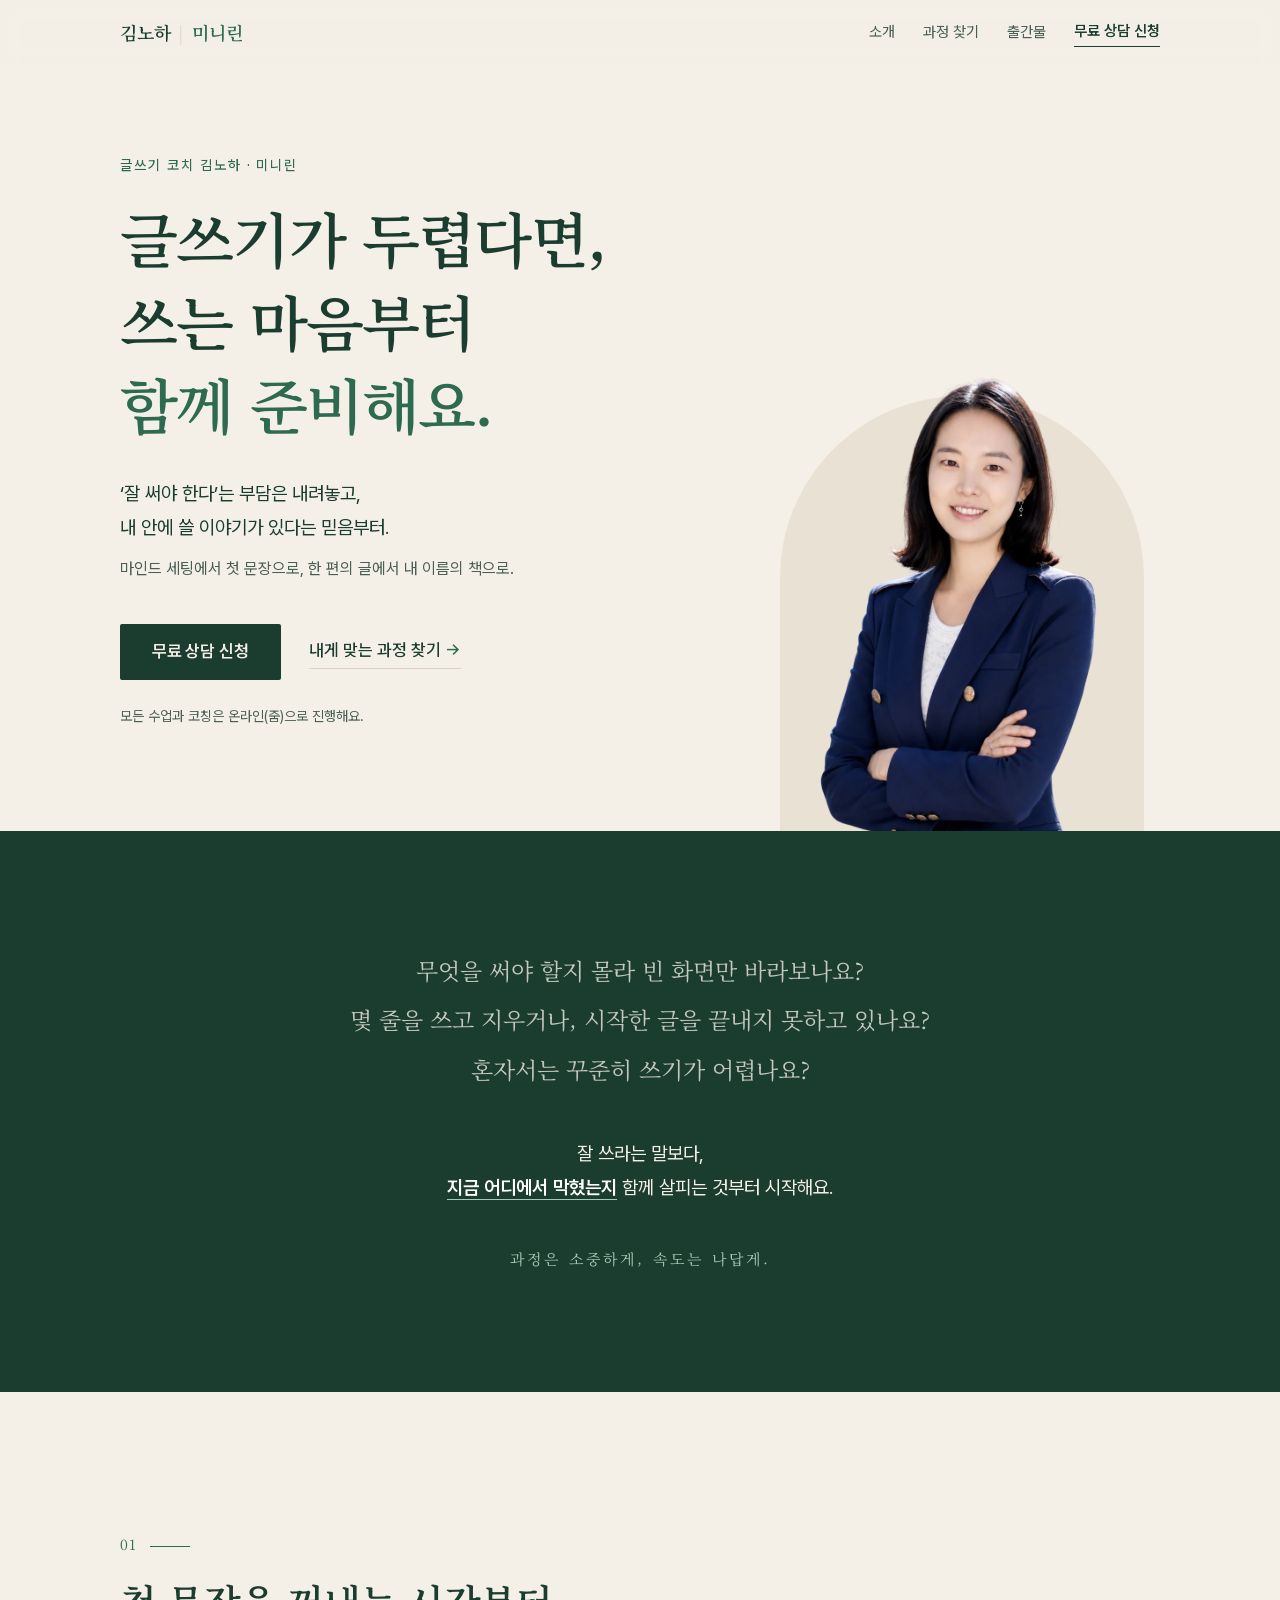
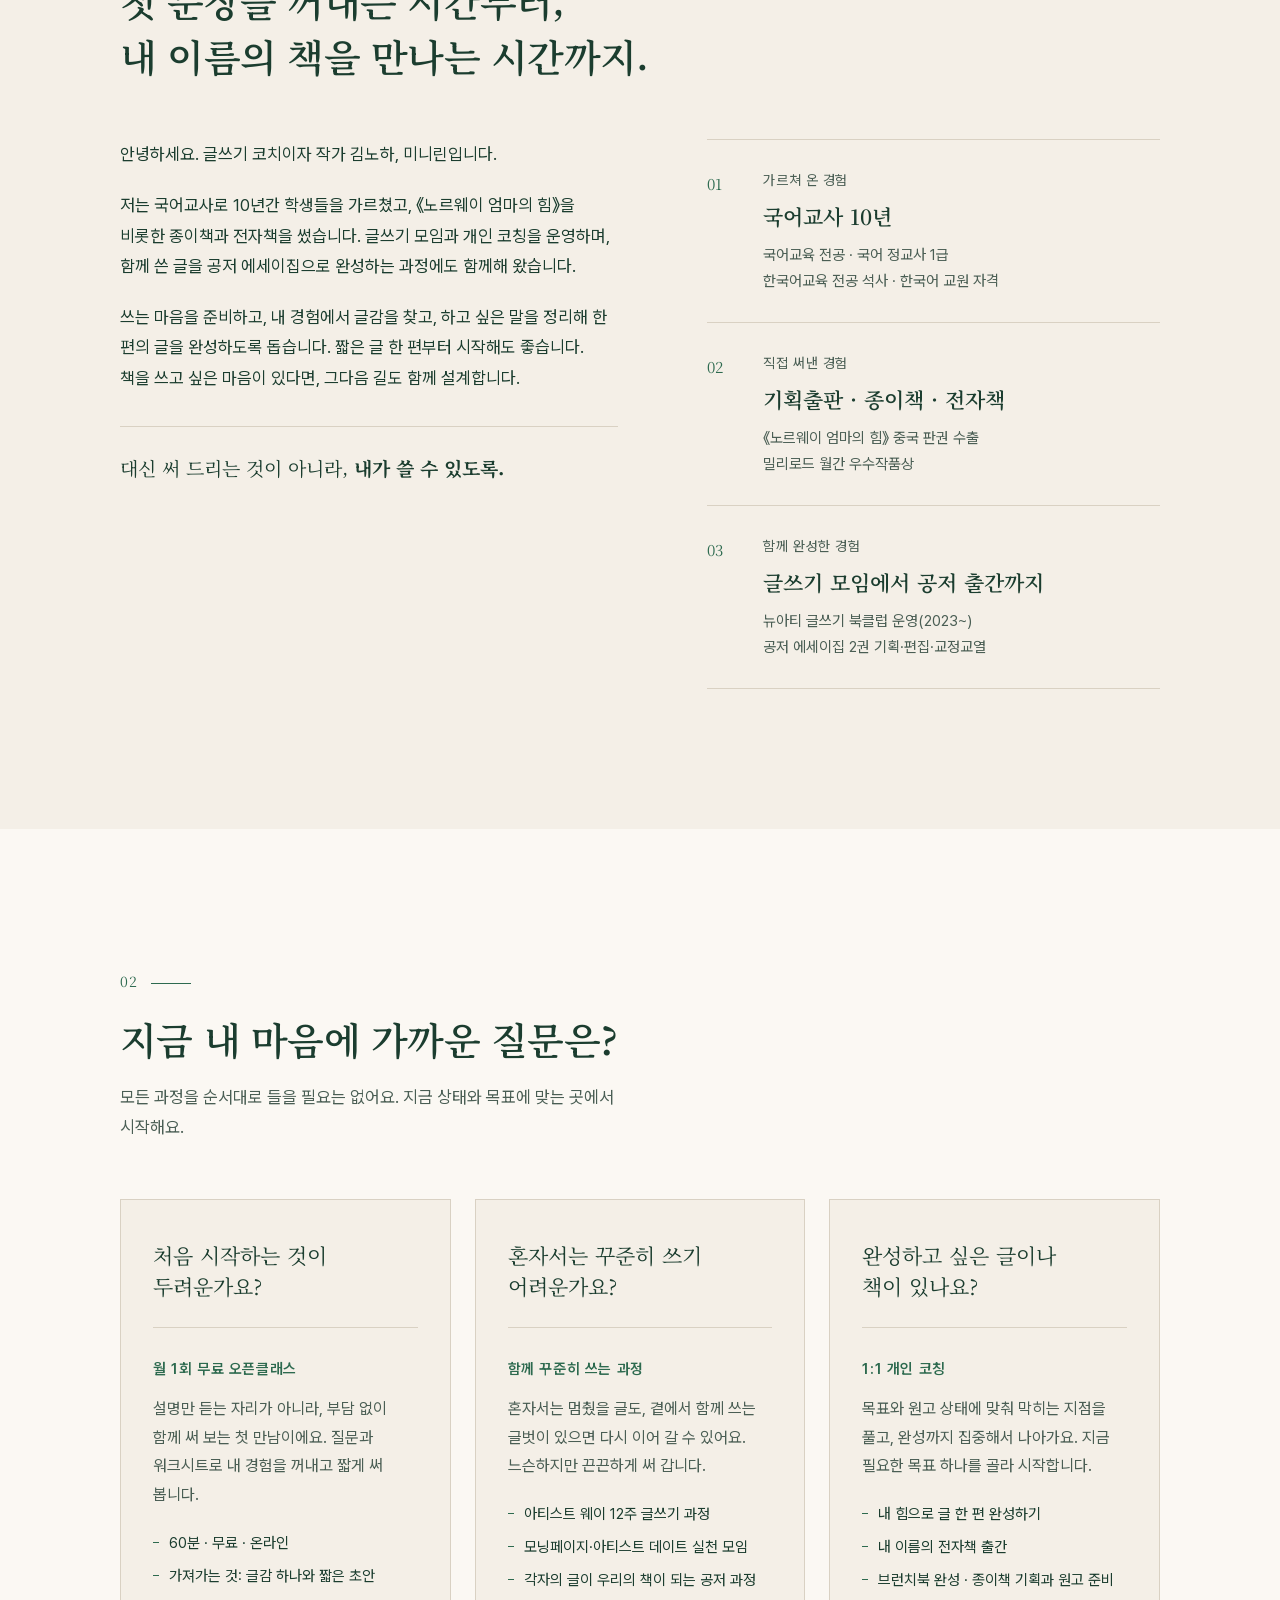
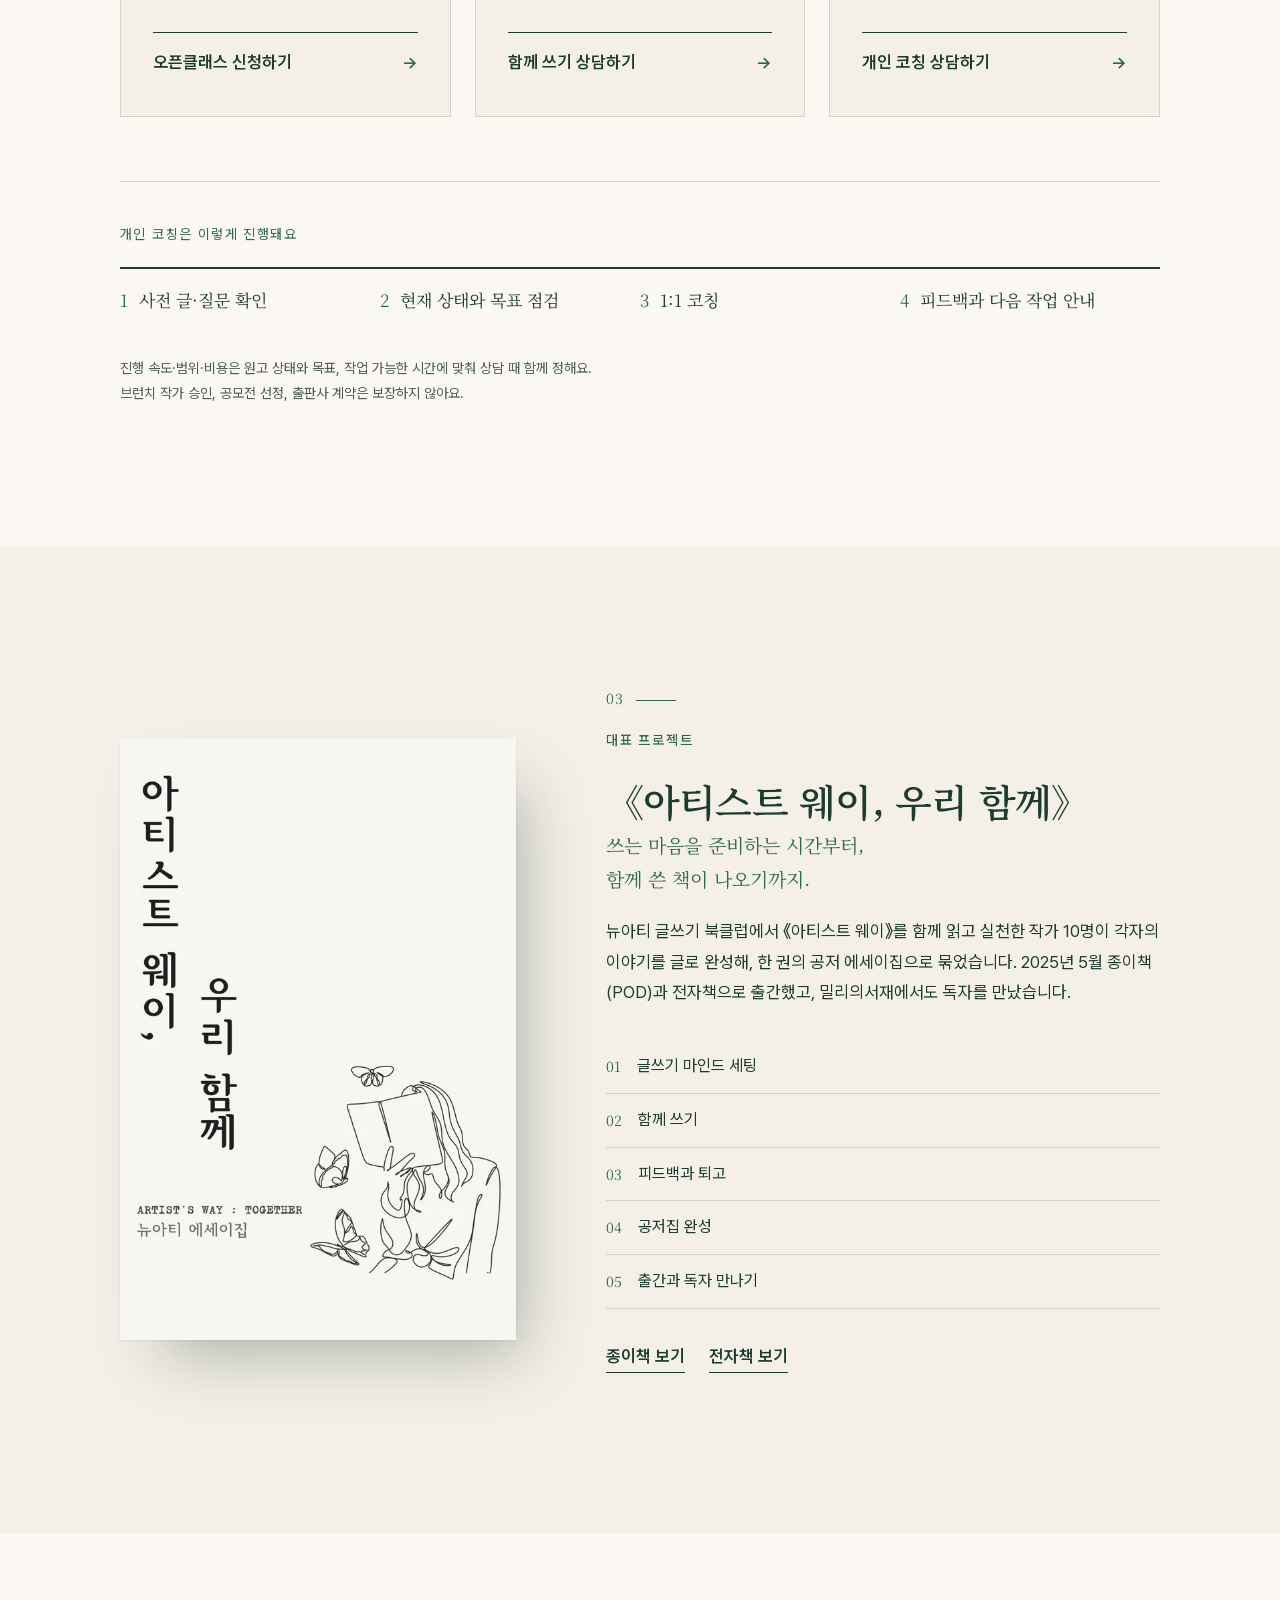
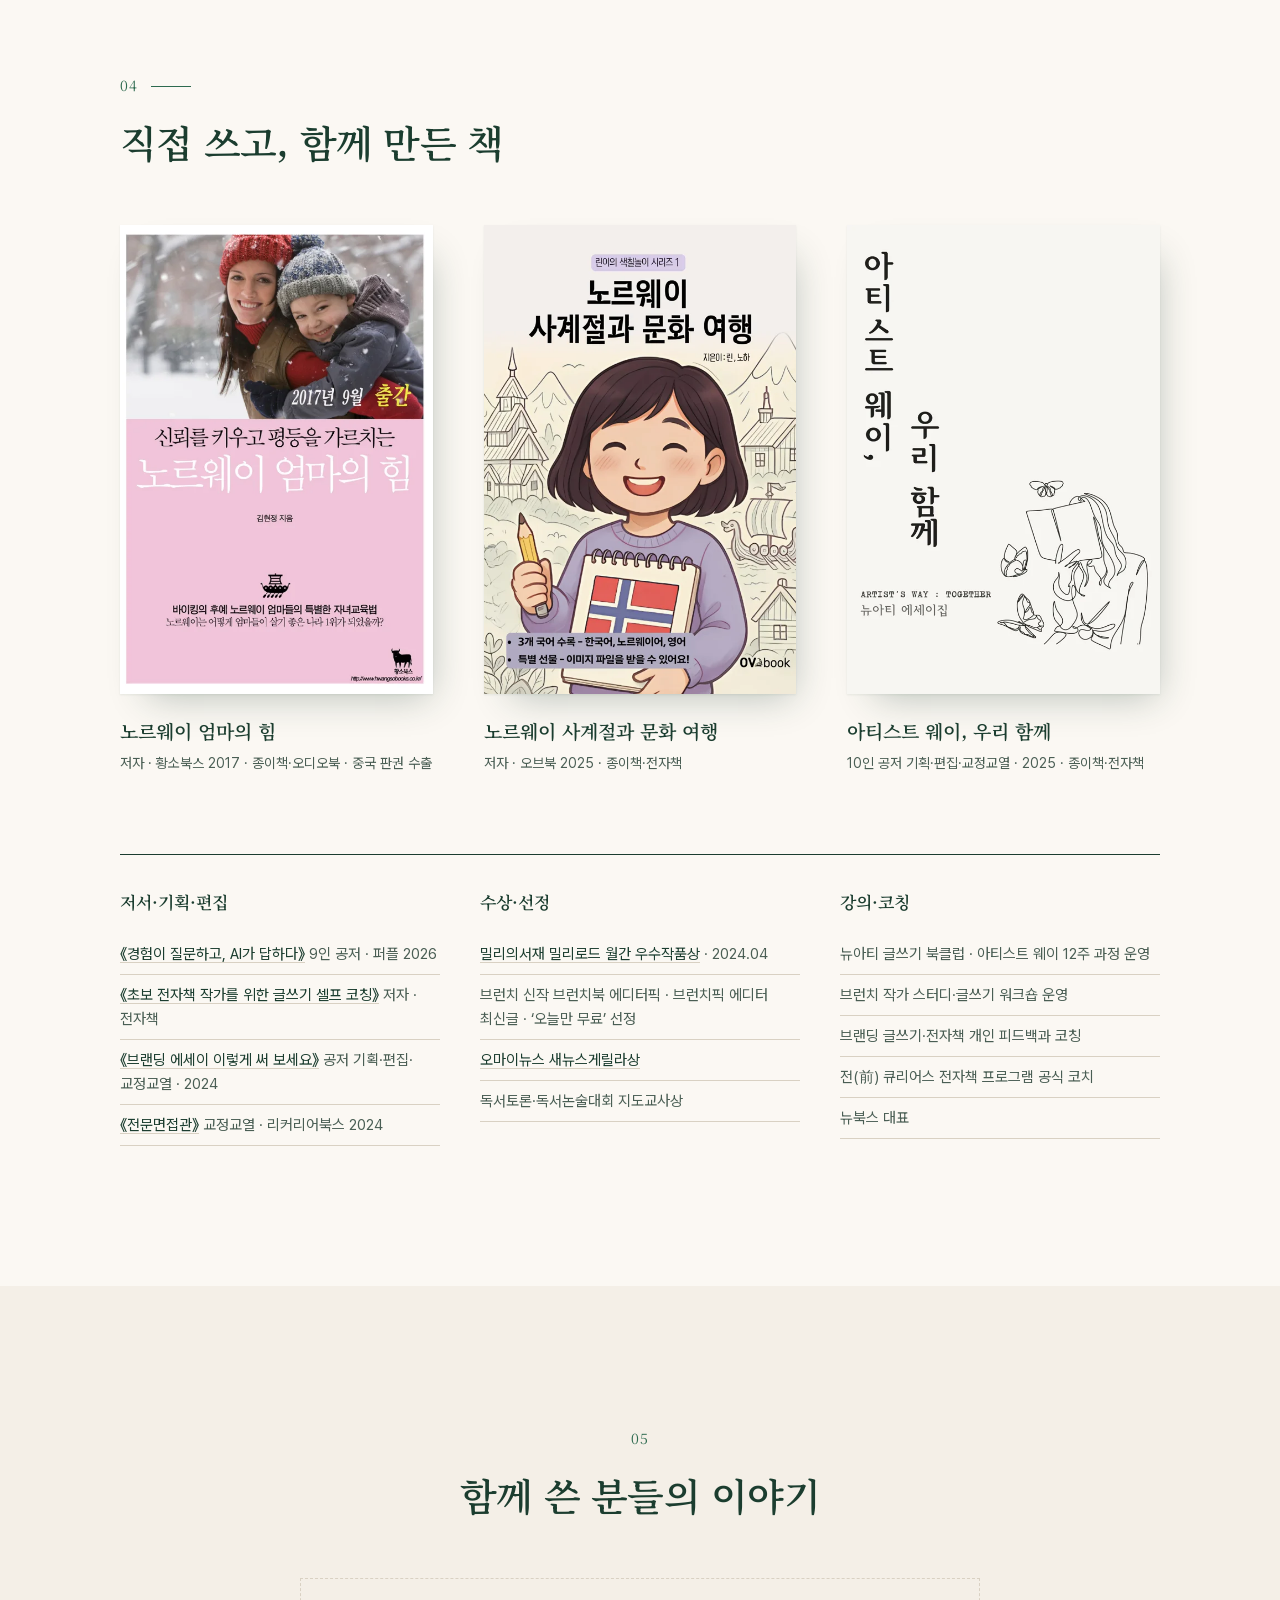
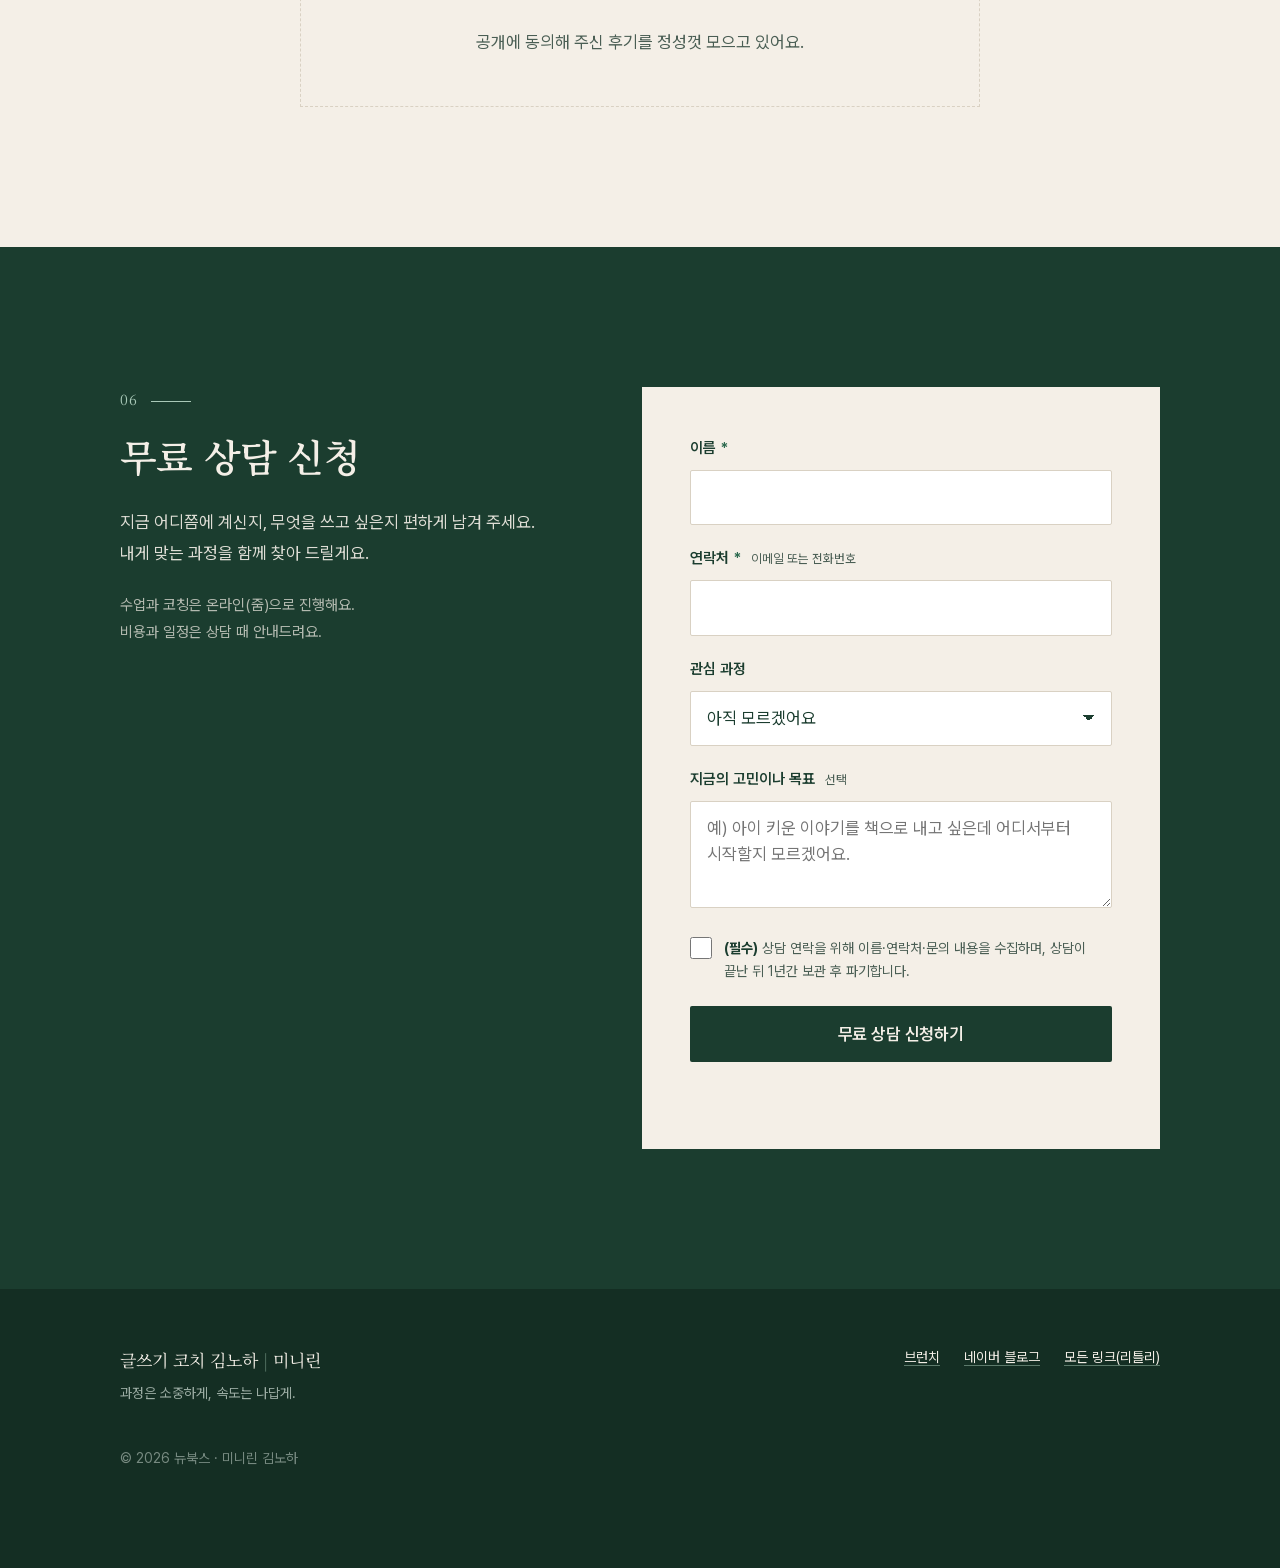
<file: index.html>
<!doctype html>
<html lang="ko">
<head>
<meta charset="utf-8">
<meta name="viewport" content="width=device-width, initial-scale=1">
<title>글쓰기 코치 김노하 | 미니린 — 책이 되는 글쓰기 코칭</title>
<meta name="description" content="글쓰기가 두렵다면, 쓰는 마음부터 함께 준비해요. 첫 문장부터 내 이름의 책까지 함께하는 글쓰기 코치 김노하(미니린)의 책이 되는 글쓰기 코칭.">
<meta property="og:title" content="글쓰기 코치 김노하 | 미니린">
<meta property="og:description" content="첫 문장을 꺼내는 시간부터, 내 이름의 책을 만나는 시간까지.">
<meta property="og:image" content="/assets/img/profile.webp">
<meta property="og:type" content="website">
<meta name="theme-color" content="#F4EFE7">
<link rel="preconnect" href="https://fonts.googleapis.com">
<link rel="preconnect" href="https://fonts.gstatic.com" crossorigin>
<link href="https://fonts.googleapis.com/css2?family=Noto+Serif+KR:wght@400;600;700&display=swap" rel="stylesheet">
<link rel="preload" href="/assets/fonts/PretendardVariable.woff2" as="font" type="font/woff2" crossorigin>
<link rel="stylesheet" href="/assets/css/style.css">
</head>
<body>

<header class="topbar">
  <div class="wrap topbar__in">
    <a class="brand" href="#top" aria-label="맨 위로">
      <span class="brand__name">김노하</span><span class="brand__sep">|</span><span class="brand__pen">미니린</span>
    </a>
    <nav class="nav" aria-label="주요 메뉴">
      <a href="#about">소개</a>
      <a href="#paths">과정 찾기</a>
      <a href="#books">출간물</a>
      <a class="nav__cta" href="#consult">무료 상담 신청</a>
    </nav>
  </div>
</header>

<main id="top">

  <!-- 1. 첫 화면 -->
  <section class="hero">
    <div class="wrap hero__grid">
      <div class="hero__text">
        <p class="eyebrow">글쓰기 코치 김노하 · 미니린</p>
        <h1 class="hero__title">글쓰기가 두렵다면,<br>쓰는 마음부터<br><em>함께 준비해요.</em></h1>
        <p class="hero__lead">‘잘 써야 한다’는 부담은 내려놓고,<br>내 안에 쓸 이야기가 있다는 믿음부터.</p>
        <p class="hero__sub">마인드 세팅에서 첫 문장으로, 한 편의 글에서 내 이름의 책으로.</p>
        <div class="hero__actions">
          <a class="btn btn--primary" href="#consult">무료 상담 신청</a>
          <a class="link-arrow" href="#paths">내게 맞는 과정 찾기</a>
        </div>
        <p class="hero__note">모든 수업과 코칭은 온라인(줌)으로 진행해요.</p>
      </div>
      <figure class="hero__photo">
        <div class="hero__arch"></div>
        <img src="/assets/img/profile.webp" width="900" height="1125" alt="글쓰기 코치 김노하(미니린) 프로필 사진" fetchpriority="high">
      </figure>
    </div>
  </section>

  <!-- 2. 공감 -->
  <section class="empathy">
    <div class="wrap wrap--narrow">
      <ul class="empathy__list">
        <li>무엇을 써야 할지 몰라 빈 화면만 바라보나요?</li>
        <li>몇 줄을 쓰고 지우거나, 시작한 글을 끝내지 못하고 있나요?</li>
        <li>혼자서는 꾸준히 쓰기가 어렵나요?</li>
      </ul>
      <p class="empathy__answer">잘 쓰라는 말보다,<br><strong>지금 어디에서 막혔는지</strong> 함께 살피는 것부터 시작해요.</p>
      <p class="motto">과정은 소중하게, 속도는 나답게.</p>
    </div>
  </section>

  <!-- 3. 강사 소개 -->
  <section class="section about" id="about">
    <div class="wrap">
      <header class="sec-head">
        <span class="sec-num">01</span>
        <h2 class="sec-title">첫 문장을 꺼내는 시간부터,<br>내 이름의 책을 만나는 시간까지.</h2>
      </header>
      <div class="about__grid">
        <div class="about__body">
          <p>안녕하세요. 글쓰기 코치이자 작가 김노하, 미니린입니다.</p>
          <p>저는 국어교사로 10년간 학생들을 가르쳤고, 《노르웨이 엄마의 힘》을 비롯한 종이책과 전자책을 썼습니다. 글쓰기 모임과 개인 코칭을 운영하며, 함께 쓴 글을 공저 에세이집으로 완성하는 과정에도 함께해 왔습니다.</p>
          <p>쓰는 마음을 준비하고, 내 경험에서 글감을 찾고, 하고 싶은 말을 정리해 한 편의 글을 완성하도록 돕습니다. 짧은 글 한 편부터 시작해도 좋습니다. 책을 쓰고 싶은 마음이 있다면, 그다음 길도 함께 설계합니다.</p>
          <p class="about__sign">대신 써 드리는 것이 아니라, <strong>내가 쓸 수 있도록.</strong></p>
        </div>
        <ol class="pillars">
          <li>
            <span class="pillars__k">가르쳐 온 경험</span>
            <span class="pillars__v">국어교사 10년</span>
            <span class="pillars__d">국어교육 전공 · 국어 정교사 1급<br>한국어교육 전공 석사 · 한국어 교원 자격</span>
          </li>
          <li>
            <span class="pillars__k">직접 써낸 경험</span>
            <span class="pillars__v">기획출판 · 종이책 · 전자책</span>
            <span class="pillars__d">《노르웨이 엄마의 힘》 중국 판권 수출<br>밀리로드 월간 우수작품상</span>
          </li>
          <li>
            <span class="pillars__k">함께 완성한 경험</span>
            <span class="pillars__v">글쓰기 모임에서 공저 출간까지</span>
            <span class="pillars__d">뉴아티 글쓰기 북클럽 운영(2023~)<br>공저 에세이집 2권 기획·편집·교정교열</span>
          </li>
        </ol>
      </div>
    </div>
  </section>

  <!-- 4. 내게 맞는 과정 찾기 -->
  <section class="section paths" id="paths">
    <div class="wrap">
      <header class="sec-head">
        <span class="sec-num">02</span>
        <h2 class="sec-title">지금 내 마음에 가까운 질문은?</h2>
        <p class="sec-lead">모든 과정을 순서대로 들을 필요는 없어요. 지금 상태와 목표에 맞는 곳에서 시작해요.</p>
      </header>

      <div class="paths__grid">
        <article class="path">
          <p class="path__q">처음 시작하는 것이<br>두려운가요?</p>
          <h3 class="path__name">월 1회 무료 오픈클래스</h3>
          <p class="path__desc">설명만 듣는 자리가 아니라, 부담 없이 함께 써 보는 첫 만남이에요. 질문과 워크시트로 내 경험을 꺼내고 짧게 써 봅니다.</p>
          <ul class="path__list">
            <li>60분 · 무료 · 온라인</li>
            <li>가져가는 것: 글감 하나와 짧은 초안</li>
          </ul>
          <a class="path__go" href="#consult" data-course="무료 오픈클래스">오픈클래스 신청하기</a>
        </article>

        <article class="path">
          <p class="path__q">혼자서는 꾸준히 쓰기<br>어려운가요?</p>
          <h3 class="path__name">함께 꾸준히 쓰는 과정</h3>
          <p class="path__desc">혼자서는 멈췄을 글도, 곁에서 함께 쓰는 글벗이 있으면 다시 이어 갈 수 있어요. 느슨하지만 끈끈하게 써 갑니다.</p>
          <ul class="path__list">
            <li>아티스트 웨이 12주 글쓰기 과정</li>
            <li>모닝페이지·아티스트 데이트 실천 모임</li>
            <li>각자의 글이 우리의 책이 되는 공저 과정</li>
          </ul>
          <a class="path__go" href="#consult" data-course="함께 쓰는 과정">함께 쓰기 상담하기</a>
        </article>

        <article class="path">
          <p class="path__q">완성하고 싶은 글이나<br>책이 있나요?</p>
          <h3 class="path__name">1:1 개인 코칭</h3>
          <p class="path__desc">목표와 원고 상태에 맞춰 막히는 지점을 풀고, 완성까지 집중해서 나아가요. 지금 필요한 목표 하나를 골라 시작합니다.</p>
          <ul class="path__list">
            <li>내 힘으로 글 한 편 완성하기</li>
            <li>내 이름의 전자책 출간</li>
            <li>브런치북 완성 · 종이책 기획과 원고 준비</li>
          </ul>
          <a class="path__go" href="#consult" data-course="1:1 개인 코칭">개인 코칭 상담하기</a>
        </article>
      </div>

      <div class="flow">
        <p class="flow__label">개인 코칭은 이렇게 진행돼요</p>
        <ol class="flow__steps">
          <li>사전 글·질문 확인</li>
          <li>현재 상태와 목표 점검</li>
          <li>1:1 코칭</li>
          <li>피드백과 다음 작업 안내</li>
        </ol>
        <p class="flow__note">진행 속도·범위·비용은 원고 상태와 목표, 작업 가능한 시간에 맞춰 상담 때 함께 정해요.<br>브런치 작가 승인, 공모전 선정, 출판사 계약은 보장하지 않아요.</p>
      </div>
    </div>
  </section>

  <!-- 5. 대표 프로젝트 -->
  <section class="section feature" id="project">
    <div class="wrap feature__grid">
      <figure class="feature__cover">
        <a href="https://aladin.kr/p/vRRxI" target="_blank" rel="noopener">
          <img src="/assets/img/book-artists-way.webp" width="592" height="900" alt="공저 에세이집 《아티스트 웨이, 우리 함께》 표지" loading="lazy">
        </a>
      </figure>
      <div class="feature__text">
        <span class="sec-num">03</span>
        <p class="eyebrow">대표 프로젝트</p>
        <h2 class="sec-title">《아티스트 웨이, 우리 함께》</h2>
        <p class="feature__lead">쓰는 마음을 준비하는 시간부터,<br>함께 쓴 책이 나오기까지.</p>
        <p>뉴아티 글쓰기 북클럽에서 《아티스트 웨이》를 함께 읽고 실천한 작가 10명이 각자의 이야기를 글로 완성해, 한 권의 공저 에세이집으로 묶었습니다. 2025년 5월 종이책(POD)과 전자책으로 출간했고, 밀리의서재에서도 독자를 만났습니다.</p>
        <ol class="steps">
          <li>글쓰기 마인드 세팅</li>
          <li>함께 쓰기</li>
          <li>피드백과 퇴고</li>
          <li>공저집 완성</li>
          <li>출간과 독자 만나기</li>
        </ol>
        <p class="feature__links">
          <a href="https://aladin.kr/p/vRRxI" target="_blank" rel="noopener">종이책 보기</a>
          <a href="https://aladin.kr/p/wE6tQ" target="_blank" rel="noopener">전자책 보기</a>
        </p>
      </div>
    </div>
  </section>

  <!-- 6. 출간물·성과 -->
  <section class="section books" id="books">
    <div class="wrap">
      <header class="sec-head">
        <span class="sec-num">04</span>
        <h2 class="sec-title">직접 쓰고, 함께 만든 책</h2>
      </header>

      <div class="shelf">
        <a class="book" href="https://www.aladin.co.kr/shop/wproduct.aspx?ItemId=117343499" target="_blank" rel="noopener">
          <img src="/assets/img/book-norway-mom.webp" width="600" height="867" alt="《노르웨이 엄마의 힘》 표지" loading="lazy">
          <span class="book__title">노르웨이 엄마의 힘</span>
          <span class="book__meta">저자 · 황소북스 2017 · 종이책·오디오북 · 중국 판권 수출</span>
        </a>
        <a class="book" href="https://aladin.kr/p/UR97H" target="_blank" rel="noopener">
          <img src="/assets/img/book-norway-seasons.webp" width="600" height="849" alt="《노르웨이 사계절과 문화 여행》 표지" loading="lazy">
          <span class="book__title">노르웨이 사계절과 문화 여행</span>
          <span class="book__meta">저자 · 오브북 2025 · 종이책·전자책</span>
        </a>
        <a class="book" href="https://aladin.kr/p/vRRxI" target="_blank" rel="noopener">
          <img src="/assets/img/book-artists-way.webp" width="592" height="900" alt="《아티스트 웨이, 우리 함께》 표지" loading="lazy">
          <span class="book__title">아티스트 웨이, 우리 함께</span>
          <span class="book__meta">10인 공저 기획·편집·교정교열 · 2025 · 종이책·전자책</span>
        </a>
      </div>

      <div class="records">
        <div class="records__col">
          <h3 class="records__h">저서·기획·편집</h3>
          <ul>
            <li><a href="https://product.kyobobook.co.kr/detail/S000221943930" target="_blank" rel="noopener">《경험이 질문하고, AI가 답하다》</a> 9인 공저 · 퍼플 2026</li>
            <li><a href="https://curious-500.com/v2/digital-content/29" target="_blank" rel="noopener">《초보 전자책 작가를 위한 글쓰기 셀프 코칭》</a> 저자 · 전자책</li>
            <li><a href="https://curious-500.com/v2/digital-content/151" target="_blank" rel="noopener">《브랜딩 에세이 이렇게 써 보세요》</a> 공저 기획·편집·교정교열 · 2024</li>
            <li><a href="https://product.kyobobook.co.kr/detail/S000212196089" target="_blank" rel="noopener">《전문면접관》</a> 교정교열 · 리커리어북스 2024</li>
          </ul>
        </div>
        <div class="records__col">
          <h3 class="records__h">수상·선정</h3>
          <ul>
            <li><a href="https://short.millie.co.kr/s7l6fo" target="_blank" rel="noopener">밀리의서재 밀리로드 월간 우수작품상</a> · 2024.04</li>
            <li>브런치 신작 브런치북 에디터픽 · 브런치픽 에디터 최신글 · ‘오늘만 무료’ 선정</li>
            <li><a href="https://www.ohmynews.com/NWS_Web/View/at_pg.aspx?CNTN_CD=A0002627274" target="_blank" rel="noopener">오마이뉴스 새뉴스게릴라상</a></li>
            <li>독서토론·독서논술대회 지도교사상</li>
          </ul>
        </div>
        <div class="records__col">
          <h3 class="records__h">강의·코칭</h3>
          <ul>
            <li>뉴아티 글쓰기 북클럽 · 아티스트 웨이 12주 과정 운영</li>
            <li>브런치 작가 스터디·글쓰기 워크숍 운영</li>
            <li>브랜딩 글쓰기·전자책 개인 피드백과 코칭</li>
            <li>전(前) 큐리어스 전자책 프로그램 공식 코치</li>
            <li>뉴북스 대표</li>
          </ul>
        </div>
      </div>
    </div>
  </section>

  <!-- 7. 후기 자리 -->
  <section class="section voices" id="voices">
    <div class="wrap wrap--narrow">
      <header class="sec-head sec-head--center">
        <span class="sec-num">05</span>
        <h2 class="sec-title">함께 쓴 분들의 이야기</h2>
      </header>
      <p class="voices__empty">공개에 동의해 주신 후기를 정성껏 모으고 있어요.</p>
    </div>
  </section>

  <!-- 8. 무료 상담 신청 -->
  <section class="section consult" id="consult">
    <div class="wrap consult__grid">
      <div class="consult__intro">
        <span class="sec-num sec-num--light">06</span>
        <h2 class="sec-title">무료 상담 신청</h2>
        <p>지금 어디쯤에 계신지, 무엇을 쓰고 싶은지 편하게 남겨 주세요. 내게 맞는 과정을 함께 찾아 드릴게요.</p>
        <p class="consult__small">수업과 코칭은 온라인(줌)으로 진행해요.<br>비용과 일정은 상담 때 안내드려요.</p>
      </div>

      <form class="form" id="consult-form" novalidate>
        <label class="field">
          <span class="field__label">이름 <b>*</b></span>
          <input name="name" type="text" maxlength="50" autocomplete="name" required>
        </label>
        <label class="field">
          <span class="field__label">연락처 <b>*</b> <small>이메일 또는 전화번호</small></span>
          <input name="contact" type="text" maxlength="100" autocomplete="email" required>
        </label>
        <label class="field">
          <span class="field__label">관심 과정</span>
          <select name="course">
            <option value="아직 모르겠어요">아직 모르겠어요</option>
            <option value="무료 오픈클래스">무료 오픈클래스</option>
            <option value="함께 쓰는 과정">함께 쓰는 과정</option>
            <option value="1:1 개인 코칭">1:1 개인 코칭</option>
            <option value="전자책·종이책 만들기">전자책·종이책 만들기</option>
            <option value="기관 특강·출강">기관 특강·출강</option>
          </select>
        </label>
        <label class="field">
          <span class="field__label">지금의 고민이나 목표 <small>선택</small></span>
          <textarea name="message" rows="3" maxlength="1000" placeholder="예) 아이 키운 이야기를 책으로 내고 싶은데 어디서부터 시작할지 모르겠어요."></textarea>
        </label>
        <input class="hp" name="website" type="text" tabindex="-1" autocomplete="off" aria-hidden="true">
        <label class="consent">
          <input name="consent" type="checkbox" required>
          <span><b>(필수)</b> 상담 연락을 위해 이름·연락처·문의 내용을 수집하며, 상담이 끝난 뒤 1년간 보관 후 파기합니다.</span>
        </label>
        <button class="btn btn--primary btn--block" type="submit">무료 상담 신청하기</button>
        <p class="form__msg" role="status" aria-live="polite"></p>
      </form>
    </div>
  </section>

</main>

<footer class="footer">
  <div class="wrap footer__in">
    <div>
      <p class="footer__brand">글쓰기 코치 김노하 <span>|</span> 미니린</p>
      <p class="footer__motto">과정은 소중하게, 속도는 나답게.</p>
    </div>
    <ul class="footer__links">
      <li><a href="https://brunch.co.kr/@norwayhouse" target="_blank" rel="noopener">브런치</a></li>
      <li><a href="https://blog.naver.com/norwayfriend" target="_blank" rel="noopener">네이버 블로그</a></li>
      <li><a href="https://litt.ly/minirin_noha" target="_blank" rel="noopener">모든 링크(리틀리)</a></li>
    </ul>
    <p class="footer__copy">© 2026 뉴북스 · 미니린 김노하</p>
  </div>
</footer>

<a class="float-cta" href="#consult">무료 상담 신청</a>

<script src="/assets/js/main.js" defer></script>
</body>
</html>
</file>
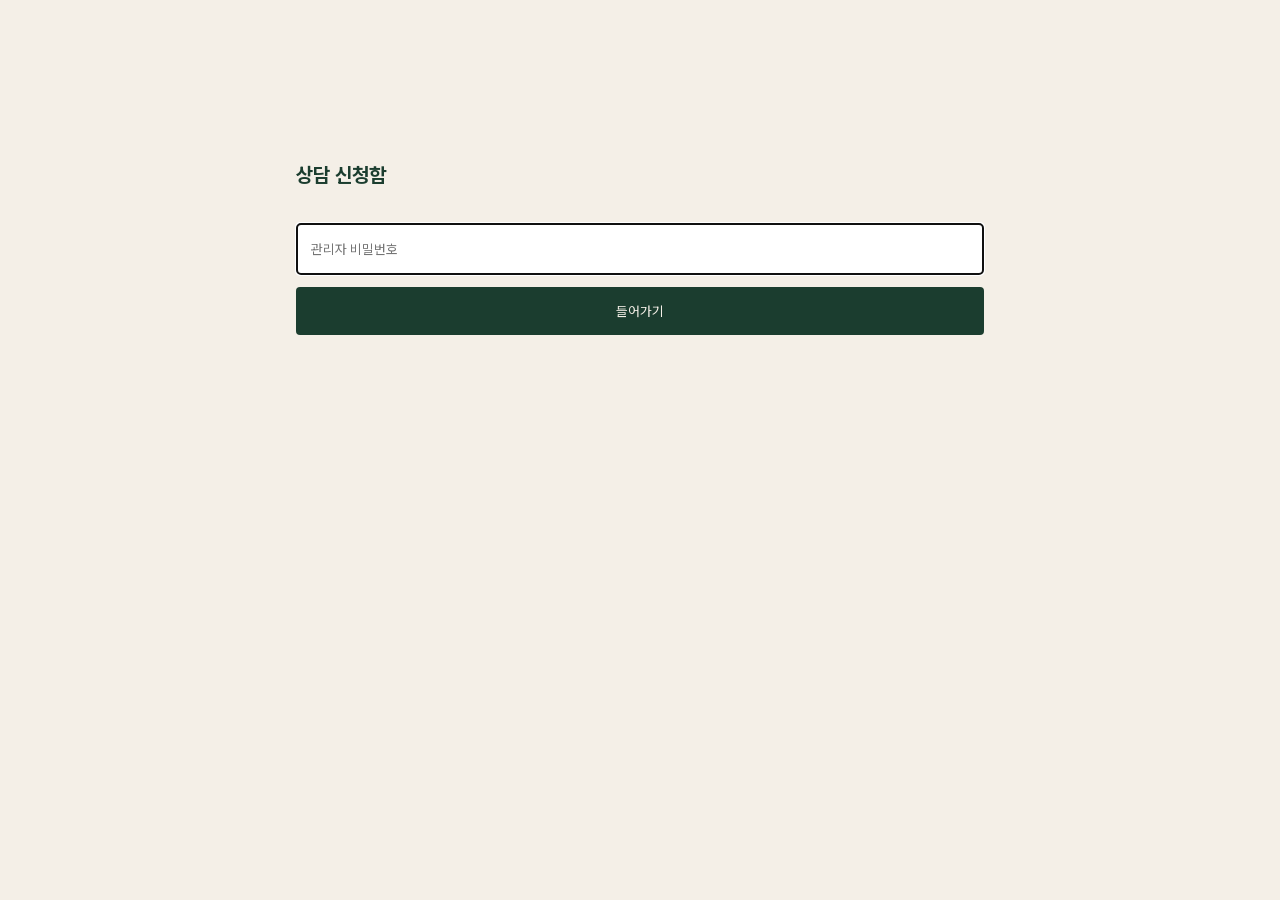
<file: admin/index.html>
<!doctype html>
<html lang="ko">
<head>
<meta charset="utf-8">
<meta name="viewport" content="width=device-width, initial-scale=1">
<meta name="robots" content="noindex, nofollow">
<title>상담 신청함 · 미니린</title>
<style>
  @font-face { font-family: "Pretendard"; src: url("/assets/fonts/PretendardVariable.woff2") format("woff2-variations"); font-weight: 45 920; font-display: swap; }
  :root { --ivory: #F4EFE7; --forest: #1B3D2F; --emerald: #2D6A4F; --soft: #4A5E54; --line: #D9D1C3; }
  * { box-sizing: border-box; }
  [hidden] { display: none !important; }
  body { margin: 0; background: var(--ivory); color: var(--forest); font: 16px/1.6 "Pretendard", -apple-system, "Apple SD Gothic Neo", sans-serif; word-break: keep-all; }
  .wrap { max-width: 720px; margin: 0 auto; padding: 24px 16px 64px; }
  h1 { font-size: 20px; margin: 0 0 20px; }
  button { font: 600 16px/1 inherit; font-family: inherit; min-height: 48px; padding: 0 18px; border-radius: 4px; cursor: pointer; }
  .login { display: flex; flex-direction: column; gap: 12px; margin-top: 15vh; }
  .login input { font: 16px inherit; font-family: inherit; min-height: 52px; padding: 0 14px; border: 1px solid var(--line); border-radius: 4px; background: #fff; }
  .primary { background: var(--forest); color: var(--ivory); border: 0; }
  .err { color: #A4402B; min-height: 1.6em; margin: 0; }
  .bar { display: flex; justify-content: space-between; align-items: center; gap: 12px; margin-bottom: 16px; }
  .count { background: var(--forest); color: var(--ivory); padding: 20px; border-radius: 6px; margin-bottom: 20px; }
  .count b { font-size: 40px; line-height: 1; display: block; }
  .ghost { background: transparent; border: 1px solid var(--line); color: var(--forest); }
  .card { background: #fff; border: 1px solid var(--line); border-radius: 6px; padding: 16px; margin-bottom: 12px; }
  .card.is-new { border-left: 4px solid var(--emerald); }
  .meta { font-size: 14px; color: var(--soft); display: flex; gap: 8px; flex-wrap: wrap; }
  .tag { background: var(--ivory); padding: 0 8px; border-radius: 3px; }
  .name { font-size: 18px; font-weight: 700; margin: 6px 0 2px; }
  .contact { background: none; border: 0; padding: 0; min-height: 40px; color: var(--emerald); text-decoration: underline; font-weight: 500; }
  .msg { white-space: pre-wrap; margin: 8px 0 12px; }
  .status { display: grid; grid-template-columns: repeat(3, 1fr); gap: 6px; }
  .status button { background: var(--ivory); border: 1px solid var(--line); color: var(--forest); padding: 0 6px; }
  .status button.on { background: var(--forest); color: var(--ivory); border-color: var(--forest); }
  .empty { text-align: center; color: var(--soft); padding: 40px 0; }
</style>
</head>
<body>
<div class="wrap">
  <form class="login" id="login">
    <h1>상담 신청함</h1>
    <input id="pw" type="password" placeholder="관리자 비밀번호" autocomplete="current-password" required>
    <button class="primary" type="submit">들어가기</button>
    <p class="err" id="login-err" role="alert"></p>
  </form>

  <section id="board" hidden>
    <div class="bar">
      <h1>상담 신청함</h1>
      <div>
        <button class="ghost" id="reload" type="button">새로고침</button>
        <button class="ghost" id="logout" type="button">나가기</button>
      </div>
    </div>
    <div class="count"><b id="new-count">0</b>새 상담 신청</div>
    <p class="err" id="board-err" role="alert"></p>
    <div id="list"></div>
  </section>
</div>

<script>
(() => {
  const KEY = 'minirin_admin_pw';
  const STATUSES = ['새 문의', '연락함', '완료'];
  const $ = (id) => document.getElementById(id);
  const getPw = () => { try { return sessionStorage.getItem(KEY) || ''; } catch { return ''; } };
  const setPw = (v) => { try { v ? sessionStorage.setItem(KEY, v) : sessionStorage.removeItem(KEY); } catch {} };

  const api = async (method, body) => {
    const r = await fetch('/api/admin', {
      method,
      headers: { 'x-admin-password': getPw(), ...(body ? { 'Content-Type': 'application/json' } : {}) },
      body: body ? JSON.stringify(body) : undefined,
    });
    const data = await r.json().catch(() => ({}));
    if (r.status === 401) { const e = new Error('비밀번호가 맞지 않아요.'); e.auth = true; throw e; }
    if (!r.ok) throw new Error(data.error || '문제가 생겼어요.');
    return data;
  };

  const fmt = (iso) => {
    const d = new Date(iso);
    return `${d.getFullYear()}.${d.getMonth() + 1}.${d.getDate()} ${String(d.getHours()).padStart(2, '0')}:${String(d.getMinutes()).padStart(2, '0')}`;
  };

  const el = (tag, cls, text) => { const n = document.createElement(tag); if (cls) n.className = cls; if (text != null) n.textContent = text; return n; };

  const render = (rows) => {
    $('new-count').textContent = rows.filter((r) => r.status === '새 문의').length;
    const list = $('list');
    list.replaceChildren();
    if (!rows.length) { list.append(el('p', 'empty', '아직 들어온 상담 신청이 없어요.')); return; }
    rows.forEach((r) => {
      const card = el('article', 'card' + (r.status === '새 문의' ? ' is-new' : ''));
      const meta = el('div', 'meta');
      meta.append(el('span', null, fmt(r.created_at)));
      if (r.course) meta.append(el('span', 'tag', r.course));
      card.append(meta, el('p', 'name', r.name));
      const c = el('button', 'contact', r.contact);
      c.type = 'button';
      c.title = '눌러서 복사';
      c.addEventListener('click', async () => {
        try { await navigator.clipboard.writeText(r.contact); c.textContent = '복사했어요 ✓'; setTimeout(() => (c.textContent = r.contact), 1200); }
        catch { const s = getSelection(); const rg = document.createRange(); rg.selectNodeContents(c); s.removeAllRanges(); s.addRange(rg); }
      });
      card.append(c);
      if (r.message) card.append(el('p', 'msg', r.message));
      const st = el('div', 'status');
      STATUSES.forEach((s) => {
        const b = el('button', s === r.status ? 'on' : '', s);
        b.type = 'button';
        b.addEventListener('click', async () => {
          if (s === r.status) return;
          try { await api('PATCH', { id: r.id, status: s }); load(); }
          catch (e) { e.auth ? logout(e.message) : ($('board-err').textContent = e.message); }
        });
        st.append(b);
      });
      card.append(st);
      list.append(card);
    });
  };

  const load = async () => {
    $('board-err').textContent = '';
    try {
      const { rows } = await api('GET');
      $('login').hidden = true; $('board').hidden = false;
      render(rows);
    } catch (e) {
      if (e.auth) logout(e.message); else { $('login').hidden = true; $('board').hidden = false; $('board-err').textContent = e.message; }
    }
  };

  const logout = (message) => {
    setPw('');
    $('board').hidden = true; $('login').hidden = false;
    $('login-err').textContent = message || '';
    $('pw').value = ''; $('pw').focus();
  };

  $('login').addEventListener('submit', (e) => { e.preventDefault(); setPw($('pw').value); load(); });
  $('reload').addEventListener('click', load);
  $('logout').addEventListener('click', () => logout(''));
  if (getPw()) load(); else $('pw').focus();
})();
</script>
</body>
</html>
</file>
<file: assets/css/style.css>
@font-face {
  font-family: "Pretendard";
  src: url("/assets/fonts/PretendardVariable.woff2") format("woff2-variations");
  font-weight: 45 920;
  font-display: swap;
}

:root {
  --ivory: #F4EFE7;
  --paper: #FBF8F3;
  --forest: #1B3D2F;
  --emerald: #2D6A4F;
  --ink-soft: #4A5E54;
  --line: #D9D1C3;
  --sand: #E9E1D3;
  --serif: "Noto Serif KR", "Nanum Myeongjo", serif;
  --sans: "Pretendard", -apple-system, BlinkMacSystemFont, "Apple SD Gothic Neo", "Malgun Gothic", sans-serif;
  --wrap: 1120px;
  --gutter: clamp(20px, 5vw, 40px);
}

*, *::before, *::after { box-sizing: border-box; }
html { scroll-behavior: smooth; scroll-padding-top: 76px; -webkit-text-size-adjust: 100%; }
body {
  margin: 0;
  background: var(--ivory);
  color: var(--forest);
  font-family: var(--sans);
  font-size: 17px;
  line-height: 1.8;
  word-break: keep-all;
  overflow-wrap: break-word;
  -webkit-font-smoothing: antialiased;
}
img { max-width: 100%; height: auto; display: block; }
a { color: inherit; }
[hidden] { display: none !important; }

.wrap { width: 100%; max-width: var(--wrap); margin: 0 auto; padding: 0 var(--gutter); }
.wrap--narrow { max-width: 760px; }

/* 상단 */
.topbar {
  position: sticky; top: 0; z-index: 20;
  background: rgba(244, 239, 231, .92);
  backdrop-filter: blur(8px);
  border-bottom: 1px solid transparent;
  transition: border-color .2s;
}
.topbar.is-scrolled { border-bottom-color: var(--line); }
.topbar__in { display: flex; align-items: center; justify-content: space-between; height: 64px; }
.brand { text-decoration: none; font-family: var(--serif); font-weight: 600; font-size: 18px; letter-spacing: -.01em; display: flex; gap: 8px; align-items: baseline; }
.brand__sep { color: var(--line); font-weight: 400; }
.brand__pen { color: var(--emerald); }
.nav { display: flex; gap: 28px; align-items: center; font-size: 15px; }
.nav a { text-decoration: none; color: var(--ink-soft); }
.nav a:hover { color: var(--forest); }
.nav .nav__cta { color: var(--forest); font-weight: 600; border-bottom: 1px solid var(--forest); padding-bottom: 1px; }

/* 공통 글자 */
.eyebrow { font-size: 14px; letter-spacing: .14em; color: var(--emerald); margin: 0 0 18px; font-weight: 500; }
.sec-num { display: block; font-family: var(--serif); font-size: 14px; color: var(--emerald); letter-spacing: .1em; margin-bottom: 16px; }
.sec-num::after { content: ""; display: inline-block; width: 40px; height: 1px; background: currentColor; vertical-align: middle; margin-left: 12px; }
.sec-num--light { color: #A9C9B8; }
.sec-title { font-family: var(--serif); font-weight: 600; font-size: clamp(26px, 3.4vw, 38px); line-height: 1.45; letter-spacing: -.02em; margin: 0; }
.sec-head { margin-bottom: clamp(36px, 5vw, 56px); }
.sec-head--center { text-align: center; }
.sec-head--center .sec-num::after { display: none; }
.sec-lead { color: var(--ink-soft); margin: 16px 0 0; max-width: 560px; }
.section { padding: clamp(80px, 11vw, 140px) 0; }

/* 버튼 */
.btn {
  display: inline-flex; align-items: center; justify-content: center;
  min-height: 56px; padding: 0 32px;
  font: 600 17px/1 var(--sans); letter-spacing: -.01em;
  text-decoration: none; border: 0; border-radius: 2px; cursor: pointer;
  transition: background .2s, transform .2s;
}
.btn--primary { background: var(--forest); color: var(--ivory); }
.btn--primary:hover { background: var(--emerald); }
.btn--primary:active { transform: translateY(1px); }
.btn--block { width: 100%; }
.btn:disabled { opacity: .6; cursor: wait; }
.link-arrow { color: var(--forest); text-decoration: none; font-weight: 500; border-bottom: 1px solid var(--line); padding-bottom: 2px; }
.link-arrow::after { content: " →"; color: var(--emerald); }
.link-arrow:hover { border-color: var(--forest); }

/* 1. 첫 화면 */
.hero { padding: clamp(40px, 7vw, 88px) 0 0; overflow: hidden; }
.hero__grid { display: grid; grid-template-columns: 6fr 4fr; gap: clamp(24px, 4vw, 56px); align-items: end; }
.hero__text { padding-bottom: clamp(48px, 8vw, 110px); }
.hero__title { font-family: var(--serif); font-weight: 600; font-size: clamp(34px, 5.2vw, 60px); line-height: 1.38; letter-spacing: -.03em; margin: 0 0 32px; }
.hero__title em { font-style: normal; color: var(--emerald); }
.hero__lead { font-size: clamp(17px, 1.6vw, 19px); margin: 0 0 10px; color: var(--forest); }
.hero__sub { color: var(--ink-soft); margin: 0 0 40px; font-size: 16px; }
.hero__actions { display: flex; flex-wrap: wrap; gap: 20px 28px; align-items: center; }
.hero__note { margin: 24px 0 0; font-size: 14px; color: var(--ink-soft); }
.hero__photo { position: relative; margin: 0; align-self: end; }
.hero__arch {
  position: absolute; inset: 12% 4% 0 4%;
  background: var(--sand);
  border-radius: 999px 999px 0 0;
}
.hero__photo img { position: relative; width: 100%; }

/* 2. 공감 */
.empathy { background: var(--forest); color: var(--ivory); padding: clamp(72px, 10vw, 120px) 0; text-align: center; }
.empathy__list { list-style: none; padding: 0; margin: 0 0 48px; font-family: var(--serif); font-size: clamp(18px, 2.2vw, 23px); line-height: 1.7; }
.empathy__list li { opacity: .78; }
.empathy__list li + li { margin-top: 10px; }
.empathy__answer { font-size: clamp(17px, 1.8vw, 19px); margin: 0 0 40px; }
.empathy__answer strong { color: #fff; font-weight: 600; border-bottom: 1px solid #A9C9B8; }
.motto { font-family: var(--serif); font-size: 15px; letter-spacing: .2em; color: #A9C9B8; margin: 0; }

/* 3. 소개 */
.about__grid { display: grid; grid-template-columns: 1.1fr 1fr; gap: clamp(40px, 7vw, 96px); }
.about__body p { margin: 0 0 20px; }
.about__sign { font-family: var(--serif); font-size: 19px; margin-top: 32px !important; padding-top: 24px; border-top: 1px solid var(--line); }
.pillars { list-style: none; margin: 0; padding: 0; counter-reset: p; }
.pillars li { counter-increment: p; padding: 28px 0 28px 56px; border-top: 1px solid var(--line); position: relative; }
.pillars li:last-child { border-bottom: 1px solid var(--line); }
.pillars li::before { content: counter(p, decimal-leading-zero); position: absolute; left: 0; top: 30px; font-family: var(--serif); color: var(--emerald); font-size: 15px; }
.pillars__k { display: block; font-size: 14px; color: var(--ink-soft); letter-spacing: .04em; }
.pillars__v { display: block; font-family: var(--serif); font-size: 21px; font-weight: 600; margin: 4px 0 8px; }
.pillars__d { display: block; font-size: 15px; color: var(--ink-soft); line-height: 1.7; }

/* 4. 과정 찾기 */
.paths { background: var(--paper); }
.paths__grid { display: grid; grid-template-columns: repeat(3, 1fr); gap: 24px; }
.path { background: var(--ivory); border: 1px solid var(--line); padding: 40px 32px 36px; display: flex; flex-direction: column; }
.path__q { font-family: var(--serif); font-size: 21px; line-height: 1.5; margin: 0 0 28px; padding-bottom: 24px; border-bottom: 1px solid var(--line); }
.path__name { font-size: 15px; letter-spacing: .04em; color: var(--emerald); margin: 0 0 12px; font-weight: 600; }
.path__desc { margin: 0 0 20px; font-size: 16px; color: var(--ink-soft); }
.path__list { margin: 0 0 32px; padding: 0; list-style: none; font-size: 15px; }
.path__list li { padding-left: 16px; position: relative; margin-bottom: 6px; }
.path__list li::before { content: ""; position: absolute; left: 0; top: .8em; width: 6px; height: 1px; background: var(--emerald); }
.path__go { margin-top: auto; font-weight: 600; text-decoration: none; display: inline-flex; align-items: center; min-height: 48px; border-top: 1px solid var(--forest); padding-top: 12px; }
.path__go::after { content: "→"; margin-left: auto; color: var(--emerald); }
.flow { margin-top: 64px; padding-top: 40px; border-top: 1px solid var(--line); }
.flow__label { font-size: 14px; letter-spacing: .1em; color: var(--emerald); margin: 0 0 20px; }
.flow__steps { list-style: none; margin: 0 0 24px; padding: 0; display: grid; grid-template-columns: repeat(4, 1fr); counter-reset: f; }
.flow__steps li { counter-increment: f; font-family: var(--serif); font-size: 17px; padding: 16px 16px 16px 0; border-top: 2px solid var(--forest); }
.flow__steps li::before { content: counter(f) " "; color: var(--emerald); margin-right: 6px; }
.flow__note { font-size: 14px; color: var(--ink-soft); margin: 0; }

/* 5. 대표 프로젝트 */
.feature__grid { display: grid; grid-template-columns: 5fr 7fr; gap: clamp(40px, 7vw, 96px); align-items: center; }
.feature__cover { margin: 0; }
.feature__cover img { box-shadow: 0 1px 2px rgba(27,61,47,.08), 24px 32px 60px -20px rgba(27,61,47,.35); transition: transform .4s; }
.feature__cover a:hover img { transform: translateY(-4px); }
.feature__lead { font-family: var(--serif); font-size: 19px; color: var(--emerald); margin: 20px 0 24px; }
.feature__text > p { margin: 0 0 20px; }
.steps { list-style: none; padding: 0; margin: 32px 0; counter-reset: s; }
.steps li { counter-increment: s; padding: 12px 0; border-bottom: 1px solid var(--line); font-size: 16px; display: flex; gap: 16px; }
.steps li::before { content: counter(s, decimal-leading-zero); font-family: var(--serif); color: var(--emerald); font-size: 14px; padding-top: 2px; }
.feature__links { display: flex; gap: 24px; }
.feature__links a { font-weight: 600; text-decoration: none; border-bottom: 1px solid var(--forest); }

/* 6. 출간물 */
.books { background: var(--paper); }
.shelf { display: grid; grid-template-columns: repeat(3, 1fr); gap: clamp(24px, 4vw, 56px); margin-bottom: 80px; }
.book { text-decoration: none; display: flex; flex-direction: column; }
.book img { aspect-ratio: 2 / 3; object-fit: cover; width: 100%; box-shadow: 0 1px 2px rgba(27,61,47,.08), 12px 18px 36px -16px rgba(27,61,47,.3); margin-bottom: 20px; transition: transform .4s; }
.book:hover img { transform: translateY(-4px); }
.book__title { font-family: var(--serif); font-size: 19px; font-weight: 600; }
.book__meta { font-size: 14px; color: var(--ink-soft); margin-top: 4px; line-height: 1.6; }
.records { display: grid; grid-template-columns: repeat(3, 1fr); gap: 40px; border-top: 1px solid var(--forest); padding-top: 32px; }
.records__h { font-family: var(--serif); font-size: 17px; font-weight: 600; margin: 0 0 16px; }
.records ul { list-style: none; margin: 0; padding: 0; font-size: 15px; color: var(--ink-soft); }
.records li { padding: 8px 0; border-bottom: 1px solid var(--line); line-height: 1.6; }
.records a { color: var(--forest); text-decoration-color: var(--line); text-underline-offset: 3px; }

/* 7. 후기 */
.voices__empty { text-align: center; color: var(--ink-soft); padding: 48px 24px; border: 1px dashed var(--line); margin: 0; }

/* 8. 상담 */
.consult { background: var(--forest); color: var(--ivory); }
.consult__grid { display: grid; grid-template-columns: 1fr 1.2fr; gap: clamp(40px, 7vw, 96px); align-items: start; }
.consult__intro p { margin: 24px 0 0; opacity: .9; }
.consult__small { font-size: 15px; opacity: .7 !important; }
.form { background: var(--ivory); color: var(--forest); padding: clamp(28px, 4vw, 48px); }
.field { display: block; margin-bottom: 20px; }
.field__label { display: block; font-size: 15px; font-weight: 600; margin-bottom: 8px; }
.field__label b { color: var(--emerald); }
.field__label small { font-weight: 400; color: var(--ink-soft); margin-left: 6px; }
.field input, .field select, .field textarea {
  width: 100%; font: 400 17px/1.5 var(--sans); color: var(--forest);
  background: #fff; border: 1px solid var(--line); border-radius: 2px;
  padding: 14px 16px; min-height: 52px;
}
.field select { appearance: none; background-image: linear-gradient(45deg, transparent 50%, var(--forest) 50%), linear-gradient(135deg, var(--forest) 50%, transparent 50%); background-position: calc(100% - 22px) 50%, calc(100% - 16px) 50%; background-size: 6px 6px; background-repeat: no-repeat; }
.field textarea { resize: vertical; }
.field input:focus, .field select:focus, .field textarea:focus { outline: 2px solid var(--emerald); outline-offset: 0; border-color: var(--emerald); }
.hp { position: absolute; left: -9999px; width: 1px; height: 1px; opacity: 0; }
.consent { display: flex; gap: 12px; align-items: flex-start; font-size: 14px; line-height: 1.6; color: var(--ink-soft); margin: 8px 0 24px; cursor: pointer; }
.consent input { width: 22px; height: 22px; margin: 0; flex: none; accent-color: var(--forest); }
.consent b { color: var(--forest); }
.form__msg { margin: 16px 0 0; font-size: 15px; min-height: 1.5em; }
.form__msg.is-ok { color: var(--emerald); font-weight: 600; }
.form__msg.is-err { color: #A4402B; }

/* 바닥 */
.footer { background: #142E23; color: #C9D6CE; padding: 56px 0 96px; font-size: 14px; }
.footer__in { display: grid; grid-template-columns: 1fr auto; gap: 24px 40px; align-items: start; }
.footer__brand { font-family: var(--serif); font-size: 17px; color: var(--ivory); margin: 0 0 6px; }
.footer__brand span { color: #5C7A6B; }
.footer__motto { margin: 0; opacity: .75; }
.footer__links { list-style: none; display: flex; gap: 24px; margin: 0; padding: 0; }
.footer__links a { text-decoration: none; color: var(--ivory); border-bottom: 1px solid #5C7A6B; }
.footer__copy { grid-column: 1 / -1; margin: 16px 0 0; opacity: .55; }

/* 떠 있는 버튼 (모바일) */
.float-cta { display: none; }

/* 반응형 */
@media (max-width: 960px) {
  .paths__grid, .shelf, .records { grid-template-columns: 1fr 1fr; }
  .paths__grid .path:last-child { grid-column: 1 / -1; }
  .records__col:last-child { grid-column: 1 / -1; }
}
@media (max-width: 760px) {
  body { font-size: 16px; }
  .nav a:not(.nav__cta) { display: none; }
  .hero__grid, .about__grid, .feature__grid, .consult__grid { grid-template-columns: 1fr; }
  .hero__text { padding-bottom: 8px; }
  .hero__photo { max-width: 360px; margin: 16px auto 0; }
  .hero__actions .btn { width: 100%; }
  .paths__grid, .shelf, .records { grid-template-columns: 1fr; }
  .shelf { grid-template-columns: repeat(3, 1fr); gap: 14px; }
  .book__title { font-size: 15px; }
  .book__meta { display: none; }
  .flow__steps { grid-template-columns: 1fr 1fr; }
  .feature__cover { max-width: 300px; }
  .footer__in { grid-template-columns: 1fr; }
  .float-cta {
    display: flex; align-items: center; justify-content: center;
    position: fixed; left: 16px; right: 16px; bottom: 16px; z-index: 30;
    min-height: 54px; background: var(--forest); color: var(--ivory);
    font-weight: 600; text-decoration: none; border-radius: 2px;
    box-shadow: 0 10px 30px -10px rgba(20,46,35,.6);
    transition: opacity .25s, transform .25s;
  }
  .float-cta.is-hidden { opacity: 0; transform: translateY(20px); pointer-events: none; }
}
@media (prefers-reduced-motion: reduce) {
  html { scroll-behavior: auto; }
  * { transition: none !important; }
}
</file>
